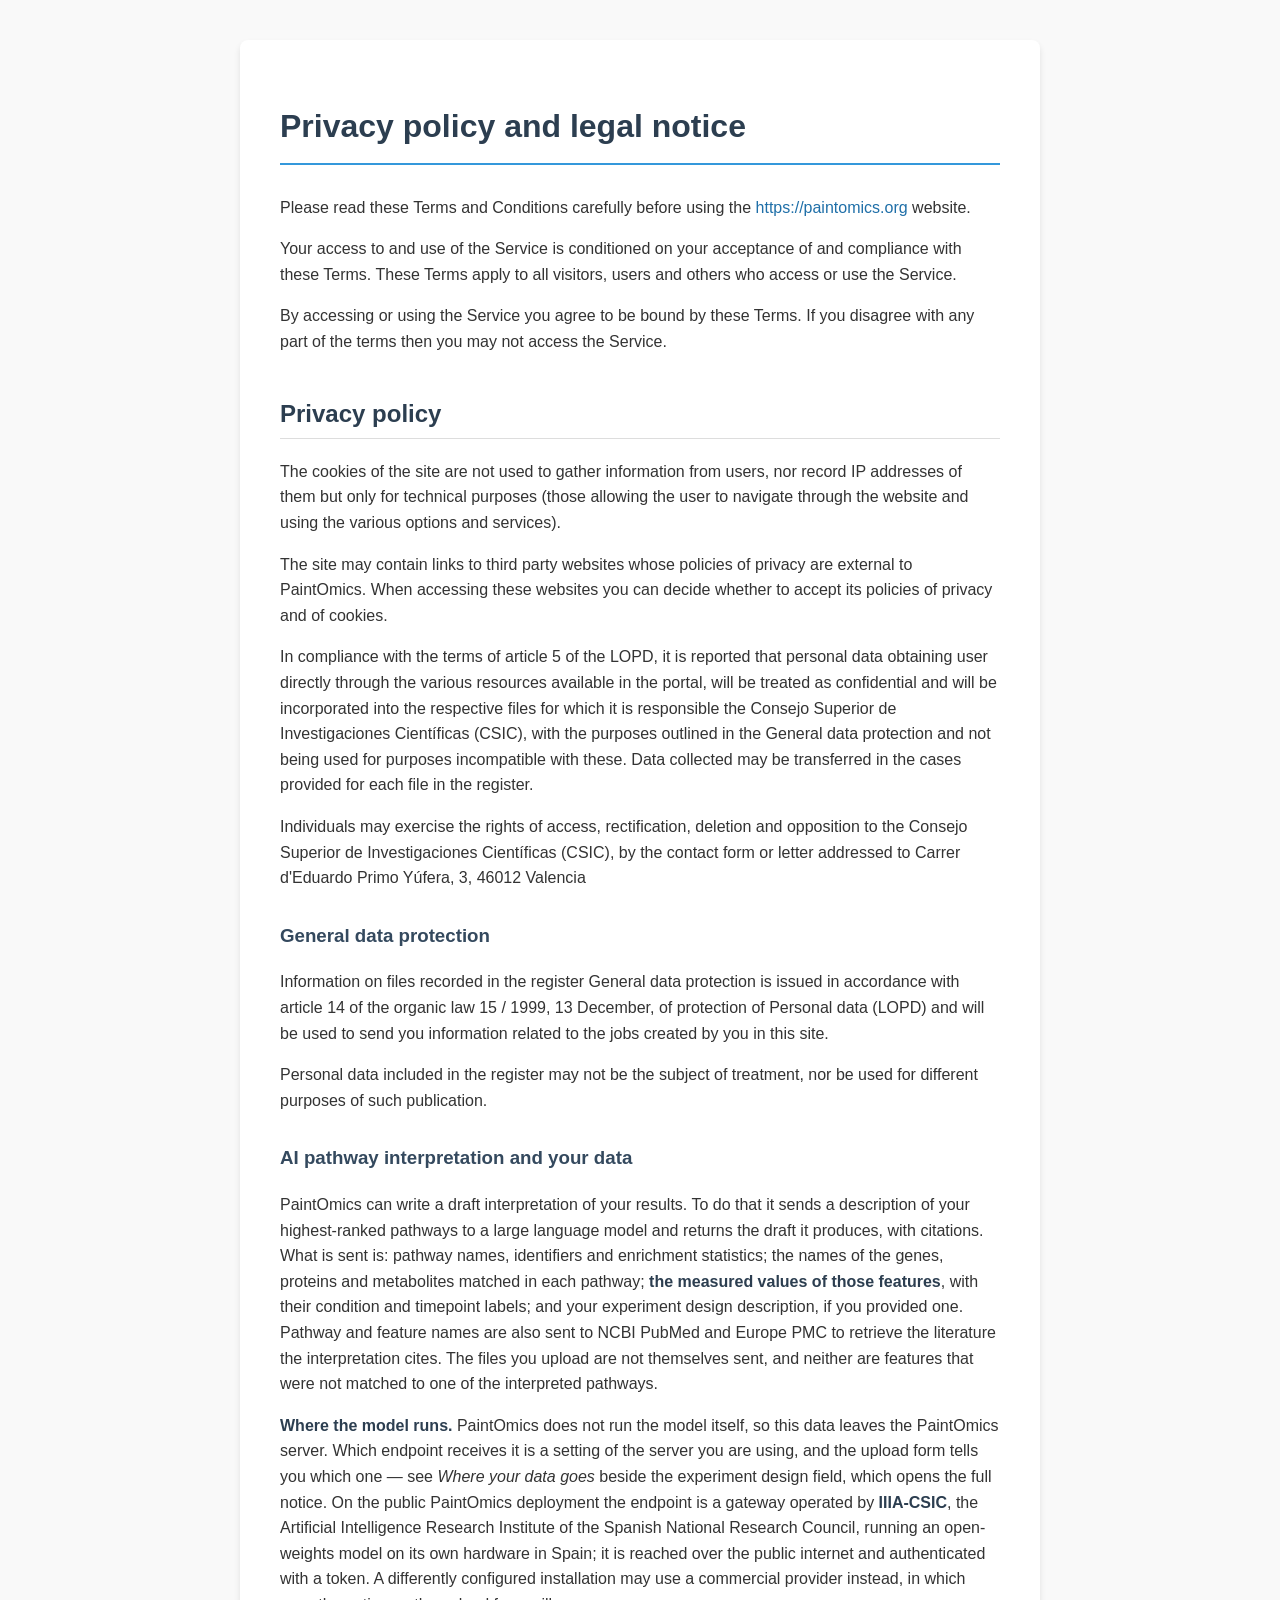
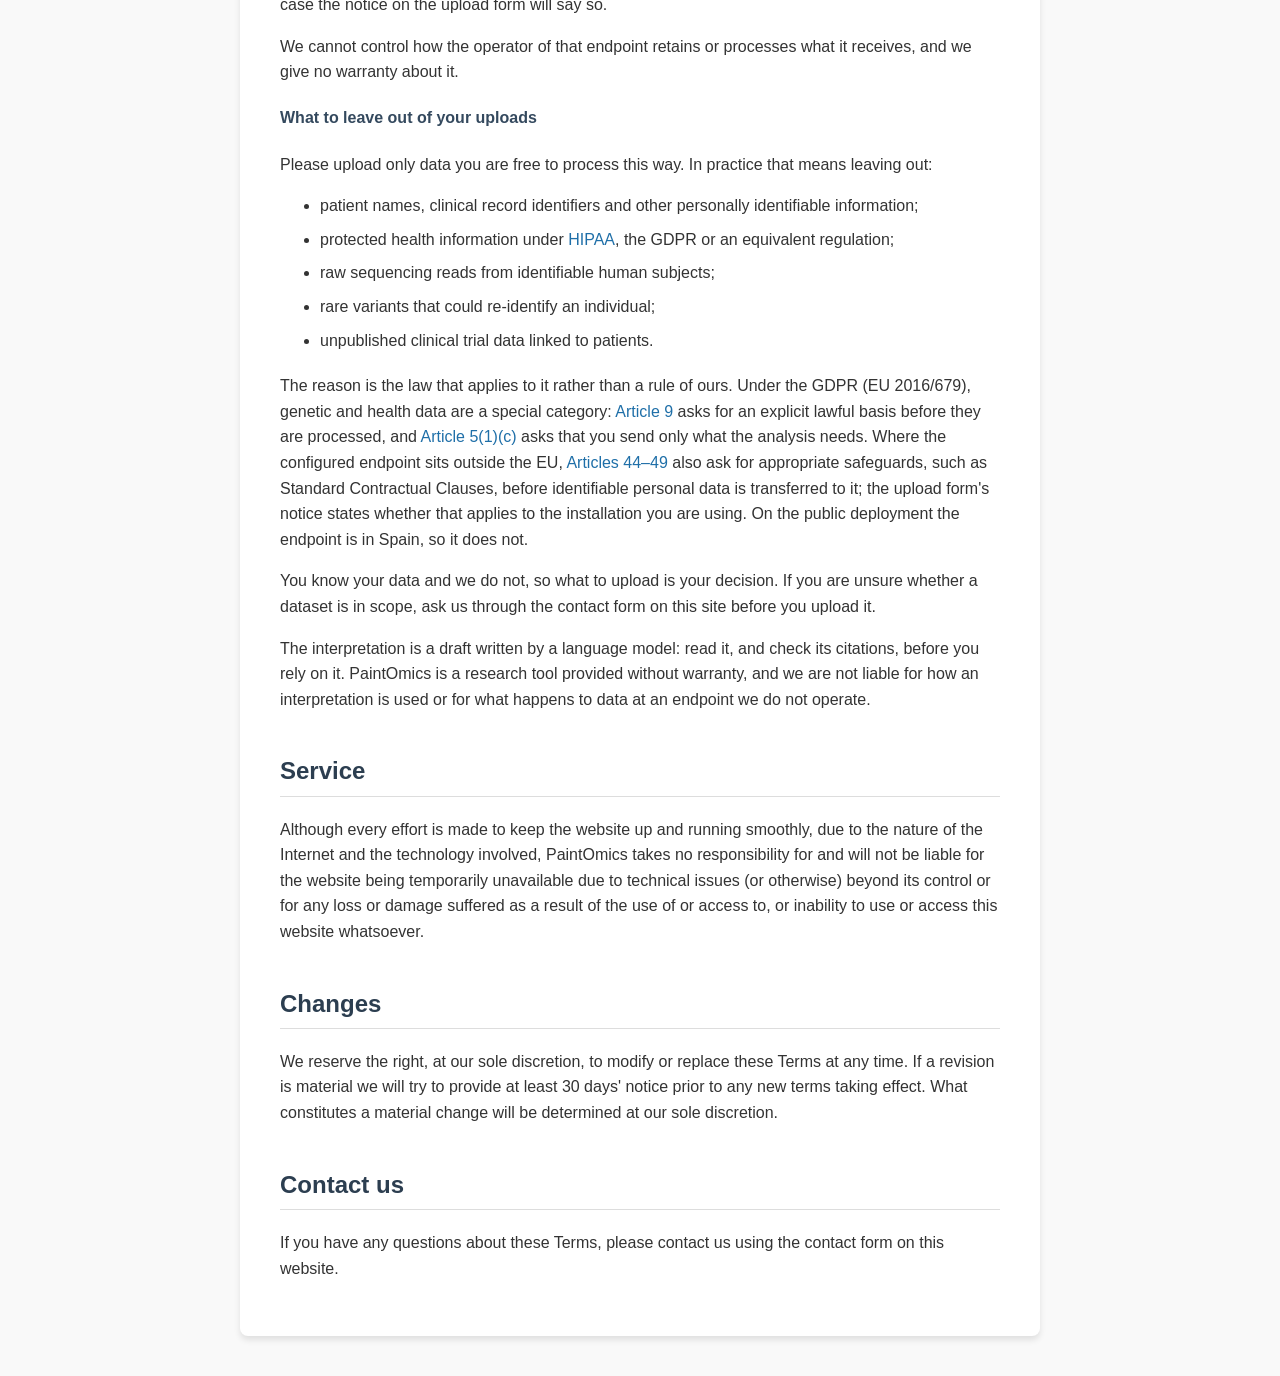
<file: PaintomicsClient/public_html/conditions.html>
<!doctype html>

<html lang="en">
<head>
  <meta charset="utf-8">

  <title>PaintOmics - Privacy policy and legal notice</title>
  <meta name="description" content="PaintOmics privacy policy and legal notice">
  <meta name="author" content="PaintOmics">
  <style>
    body {
      font-family: -apple-system, BlinkMacSystemFont, "Segoe UI", Roboto, "Helvetica Neue", Arial, sans-serif;
      line-height: 1.6;
      color: #333;
      max-width: 800px;
      margin: 0 auto;
      padding: 40px 20px;
      background-color: #f9f9f9;
    }
    h1 {
      color: #2c3e50;
      border-bottom: 2px solid #3498db;
      padding-bottom: 10px;
      margin-bottom: 30px;
    }
    h2 {
      color: #2c3e50;
      margin-top: 40px;
      border-bottom: 1px solid #ddd;
      padding-bottom: 5px;
    }
    h3 {
      color: #34495e;
      margin-top: 30px;
    }
    h4 {
      color: #34495e;
      margin-top: 20px;
    }
    p {
      margin-bottom: 15px;
    }
    ul {
      margin-bottom: 20px;
    }
    li {
      margin-bottom: 8px;
    }
    a {
      /* #3498db measured 3.15:1 on this white page; this is 5.4:1. */
      color: #1F6FA8;
      text-decoration: none;
    }
    a:hover {
      text-decoration: underline;
    }
    .container {
      background-color: #fff;
      padding: 40px;
      border-radius: 8px;
      box-shadow: 0 4px 6px rgba(0,0,0,0.1);
    }
    strong {
      color: #2c3e50;
    }
  </style>
</head>

<body>
<div class="container">
	<h1>Privacy policy and legal notice</h1>
	
	<p>Please read these Terms and Conditions carefully before using the <a href="https://paintomics.org">https://paintomics.org</a> website.</p>
	
	<p>Your access to and use of the Service is conditioned on your acceptance of and compliance with
	these Terms. These Terms apply to all visitors, users and others who access or use the Service.</p>
	
	<p>By accessing or using the Service you agree to be bound by these Terms. If you disagree
with any part of the terms then you may not access the Service.</p>
	
	<h2>Privacy policy</h2>
		
	<p>The cookies of the site are not used to gather information from users, nor record IP addresses of them but only for technical purposes (those allowing the user to navigate through the website and using the various options and services).</p>

	<p>The site may contain links to third party websites whose policies of privacy are external to PaintOmics. When accessing these websites you can decide whether to accept its policies of privacy and of cookies.</p>
	
	<p>In compliance with the terms of article 5 of the LOPD, it is reported that personal data obtaining user directly through the various resources available in the portal, will be treated as confidential and will be incorporated into the respective files for which it is responsible the Consejo Superior de Investigaciones Científicas (CSIC), with the purposes outlined in the General data protection and not being used for purposes incompatible with these. Data collected may be transferred in the cases provided for each file in the register.</p>

	<!-- TODO(legal): the postal address below is still CIPF's. The controller is
	     now the CSIC, so this has to become the address CSIC accepts data-subject
	     requests at - left unchanged rather than guessed, because a wrong address
	     on a rights-exercise notice is worse than an outdated one. -->
	<p>Individuals may exercise the rights of access, rectification, deletion and opposition to the Consejo Superior de Investigaciones Científicas (CSIC), by the contact form or letter addressed to Carrer d'Eduardo Primo Yúfera, 3, 46012 Valencia</p>

	<h3>General data protection</h3>

	<p>Information on files recorded in the register General data protection is issued in accordance with article 14 of the organic law 15 / 1999, 13 December, of protection of Personal data (LOPD) and will be used to send you information related to the jobs created by you in this site.</p>
	
	<p>Personal data included in the register may not be the subject of treatment, nor be used for different purposes of such publication.</p>

	<h3>AI pathway interpretation and your data</h3>

	<p>PaintOmics can write a draft interpretation of your results. To do that it sends a description of your highest-ranked pathways to a large language model and returns the draft it produces, with citations. What is sent is: pathway names, identifiers and enrichment statistics; the names of the genes, proteins and metabolites matched in each pathway; <strong>the measured values of those features</strong>, with their condition and timepoint labels; and your experiment design description, if you provided one. Pathway and feature names are also sent to NCBI PubMed and Europe PMC to retrieve the literature the interpretation cites. The files you upload are not themselves sent, and neither are features that were not matched to one of the interpreted pathways.</p>

	<p><strong>Where the model runs.</strong> PaintOmics does not run the model itself, so this data leaves the PaintOmics server. Which endpoint receives it is a setting of the server you are using, and the upload form tells you which one &mdash; see <em>Where your data goes</em> beside the experiment design field, which opens the full notice. On the public PaintOmics deployment the endpoint is a gateway operated by <strong>IIIA-CSIC</strong>, the Artificial Intelligence Research Institute of the Spanish National Research Council, running an open-weights model on its own hardware in Spain; it is reached over the public internet and authenticated with a token. A differently configured installation may use a commercial provider instead, in which case the notice on the upload form will say so.</p>

	<p>We cannot control how the operator of that endpoint retains or processes what it receives, and we give no warranty about it.</p>

	<h4>What to leave out of your uploads</h4>

	<p>Please upload only data you are free to process this way. In practice that means leaving out:</p>
	<ul>
		<li>patient names, clinical record identifiers and other personally identifiable information;</li>
		<li>protected health information under <a href="https://www.hhs.gov/hipaa/for-professionals/privacy/index.html" target="_blank">HIPAA</a>, the GDPR or an equivalent regulation;</li>
		<li>raw sequencing reads from identifiable human subjects;</li>
		<li>rare variants that could re-identify an individual;</li>
		<li>unpublished clinical trial data linked to patients.</li>
	</ul>

	<p>The reason is the law that applies to it rather than a rule of ours. Under the GDPR (EU 2016/679), genetic and health data are a special category: <a href="https://gdpr-info.eu/art-9-gdpr/" target="_blank">Article 9</a> asks for an explicit lawful basis before they are processed, and <a href="https://gdpr-info.eu/art-5-gdpr/" target="_blank">Article 5(1)(c)</a> asks that you send only what the analysis needs. Where the configured endpoint sits outside the EU, <a href="https://gdpr-info.eu/chapter-5/" target="_blank">Articles 44&ndash;49</a> also ask for appropriate safeguards, such as Standard Contractual Clauses, before identifiable personal data is transferred to it; the upload form's notice states whether that applies to the installation you are using. On the public deployment the endpoint is in Spain, so it does not.</p>

	<p>You know your data and we do not, so what to upload is your decision. If you are unsure whether a dataset is in scope, ask us through the contact form on this site before you upload it.</p>

	<p>The interpretation is a draft written by a language model: read it, and check its citations, before you rely on it. PaintOmics is a research tool provided without warranty, and we are not liable for how an interpretation is used or for what happens to data at an endpoint we do not operate.</p>

	<h2>Service</h2>
	
	<p>Although every effort is made to keep the website up and running smoothly, due to the nature of the Internet and the technology involved, PaintOmics takes no responsibility for and will not be liable for the website being temporarily unavailable due to technical issues (or otherwise) beyond its control or for any loss or damage suffered as a result of the use of or access to, or inability to use or access this website whatsoever.</p>

	<h2>Changes</h2>
	<p>We reserve the right, at our sole discretion, to modify or replace these Terms at any time. If a revision is material we will try to provide at least 30 days' notice prior to any new terms taking effect. What constitutes a material change will be determined at our sole discretion.</p>
	
	<h2>Contact us</h2>
	<p>If you have any questions about these Terms, please contact us using the contact form on this website.</p>
</div>
</body>
</html>
</file>
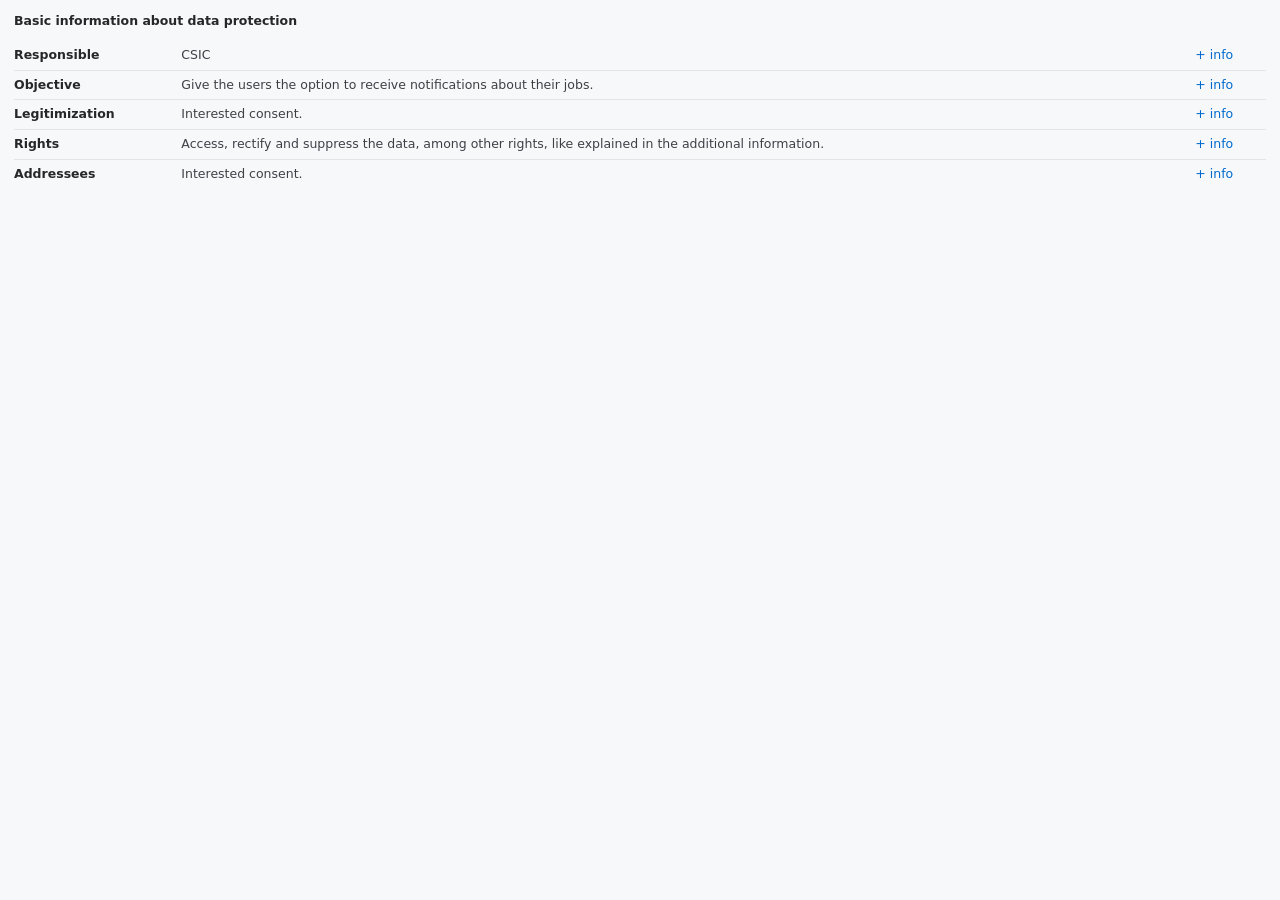
<file: PaintomicsClient/public_html/conditions_iframe.html>
<!doctype html>

<html lang="en">
<head>
  <meta charset="utf-8">

  <title>PaintOmics - Terms and conditions</title>
  <meta name="description" content="PaintOmics terms and conditions">
  <meta name="author" content="PaintOmics">

	<!-- This document is embedded, not visited: it is the summary panel above the
	     consent tick on the Create an account form (see .po-auth-terms in
	     main.css). It used to be `background-color: linen` with a 40px-indented
	     h4 and an unstyled table, which inside the account dialog read as a
	     beige rectangle of a different design system pasted into the form.

	     It now paints nothing of its own - the frame around it, which is a
	     themed surface in the parent stylesheet, shows through - and takes the
	     application's own type. -->
	<style>
		:root {
			color-scheme: light;
			--doc-bg: #F7F8FA;
			--doc-ink: #3F3F46;
			--doc-ink-strong: #27272A;
			--doc-rule: #E4E4E7;
			--doc-link: #006ACC;
		}
		/* The theme is mirrored from the parent document by the script below.
		   `prefers-color-scheme` alone is not enough: the application lets the
		   reader choose light while the operating system is dark, and this
		   frame would then be the one dark rectangle in a light dialog. */
		html[data-theme="dark"] {
			/* Not decoration. An iframe whose root background is transparent is
			   still composited over the browser's own canvas, and that canvas
			   takes its colour from `color-scheme` - so a document that painted
			   nothing came out white inside a dark dialog, with the dark
			   theme's pale ink on it. Measured: the iframe element resolved to
			   rgb(42,44,50) and the frame still rendered white.

			   Hence both of these: `color-scheme` sets the canvas under the
			   document, and --doc-bg paints the surface the parent would
			   otherwise have supplied. */
			color-scheme: dark;
			--doc-bg: #2A2C32;
			--doc-ink: #C5C7CD;
			--doc-ink-strong: #EDEEF0;
			--doc-rule: #3A3D45;
			--doc-link: #6FB4F5;
		}

		html, body {
			background: var(--doc-bg);
		}

		body {
			margin: 0;
			padding: 12px 14px;
			font-family: 'SourceSansPro', 'Source Sans Pro', 'Segoe UI', system-ui, sans-serif;
			font-size: 12.5px;
			line-height: 1.5;
			color: var(--doc-ink);
		}

		h4 {
			margin: 0 0 10px;
			font-size: 12.5px;
			font-weight: 600;
			color: var(--doc-ink-strong);
		}

		table {
			width: 100%;
			border-collapse: collapse;
			font-size: 12.5px;
		}

		/* Was `border-bottom: 1px solid black !important` on every row, which
		   drew a black grid through a summary of five facts. */
		table tr + tr td {
			border-top: 1px solid var(--doc-rule);
		}

		td {
			padding: 5px 8px 5px 0;
			vertical-align: top;
		}

		td b {
			font-weight: 600;
			color: var(--doc-ink-strong);
			white-space: nowrap;
		}

		a {
			color: var(--doc-link);
			text-decoration: none;
			white-space: nowrap;
		}

		a:hover {
			text-decoration: underline;
		}
	</style>
	<script>
	/* Same origin, so the parent's resolved theme is readable directly. Wrapped
	   because this file is also reachable on its own, where there is no parent
	   to ask and the operating system's preference is the best answer left. */
	(function () {
		var theme = null;
		try {
			if (window.parent !== window) {
				theme = window.parent.document.documentElement.getAttribute("data-theme");
			}
		} catch (e) { /* cross-origin embed: fall through to the OS preference */ }
		if (theme === null && window.matchMedia &&
				window.matchMedia("(prefers-color-scheme: dark)").matches) {
			theme = "dark";
		}
		if (theme === "dark") {
			document.documentElement.setAttribute("data-theme", "dark");
		}
	})();
	</script>
</head>

<body>
	<h4>Basic information about data protection</h4>

	<table>
 		<tr>
			<td><b>Responsible</b></td>
			<td>CSIC<td>
			<td><a target="_blank" href="conditions.html">+ info</a></td>
		</tr>
 		<tr>
			<td><b>Objective</b></td>
			<td>Give the users the option to receive notifications about their jobs.<td>
			<td><a target="_blank" href="conditions.html">+ info</a></td>
		</tr>
		<tr>
			<td><b>Legitimization</b></td>
			<td>Interested consent.<td>
			<td><a target="_blank" href="conditions.html">+ info</a></td>
		</tr>

		<tr>
			<td><b>Rights</b></td>
			<td>Access, rectify and suppress the data, among other rights, like explained in the additional information.<td>
			<td><a target="_blank" href="conditions.html">+ info</a></td>
		</tr>

		<tr>
			<td><b>Addressees</b></td>
			<td>Interested consent.<td>
			<td><a target="_blank" href="conditions.html">+ info</a></td>
		</tr>
	</table>
</body>
</html>
</file>
